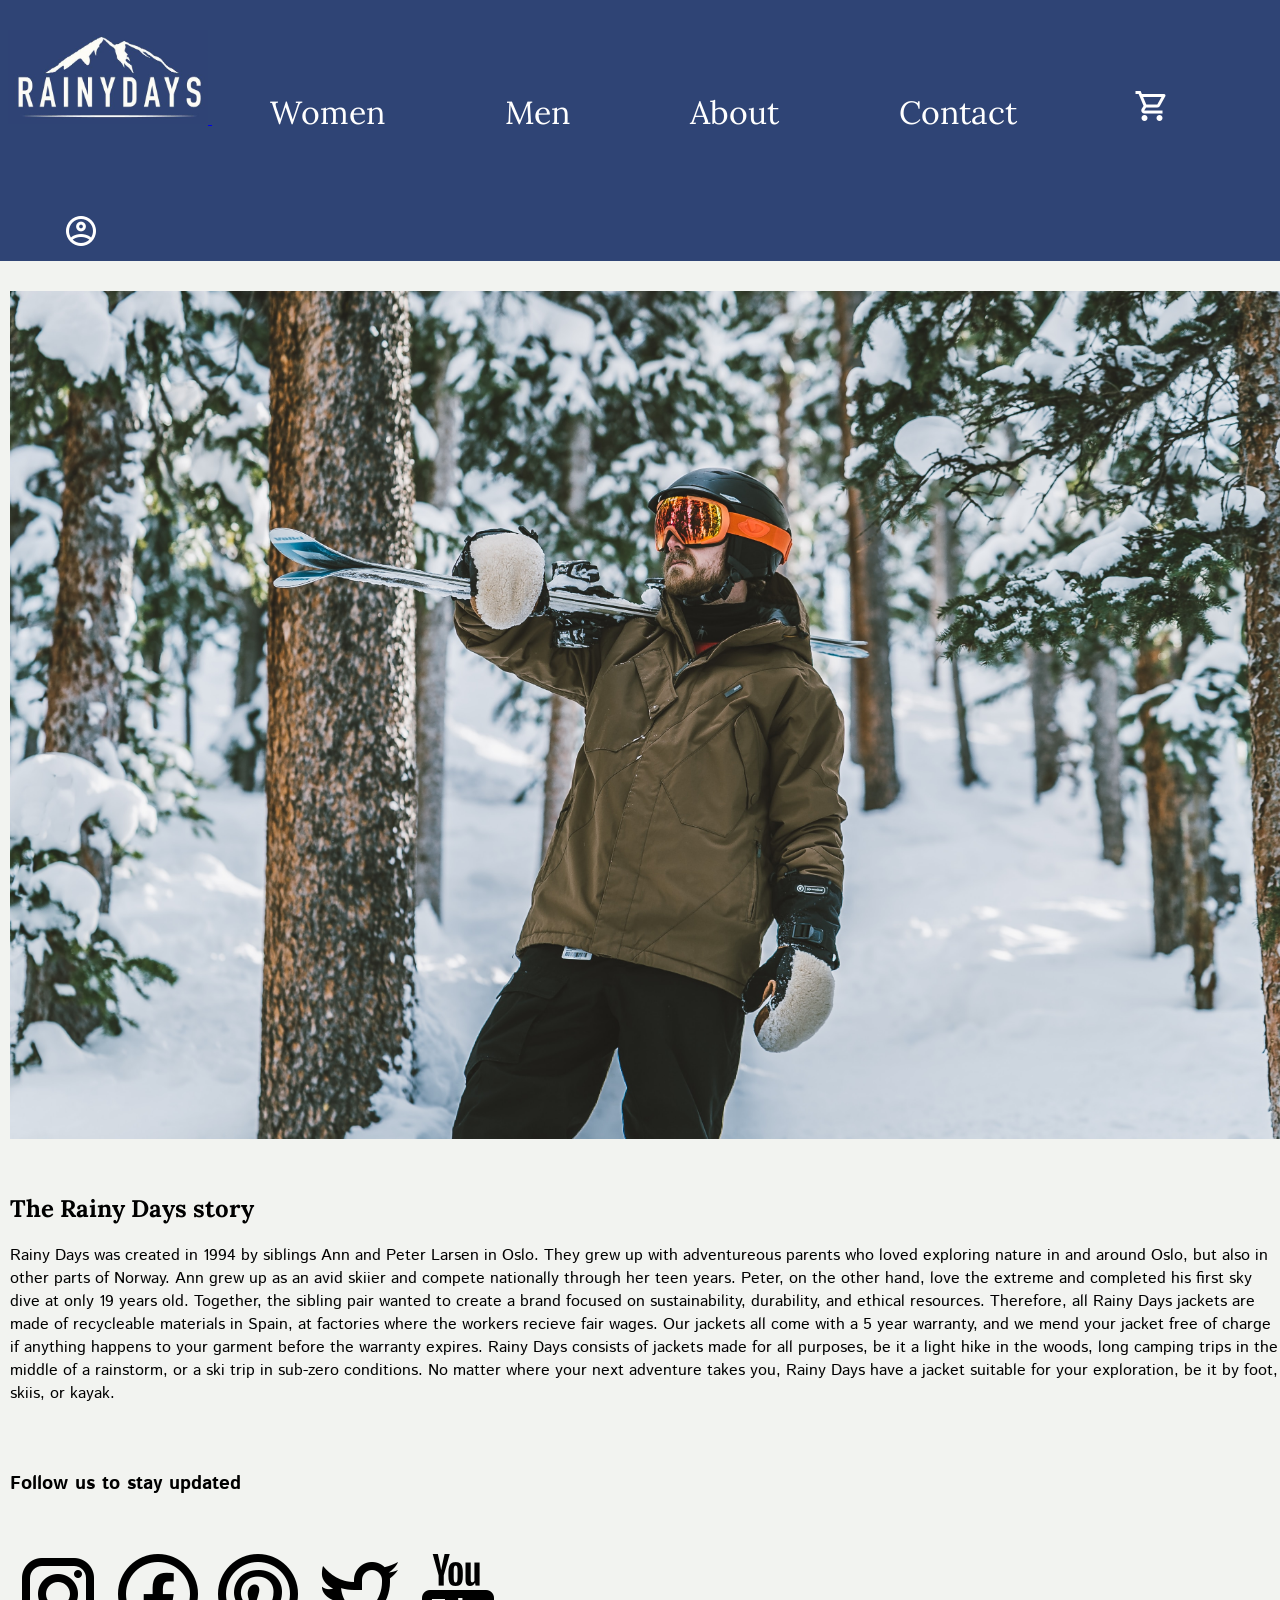
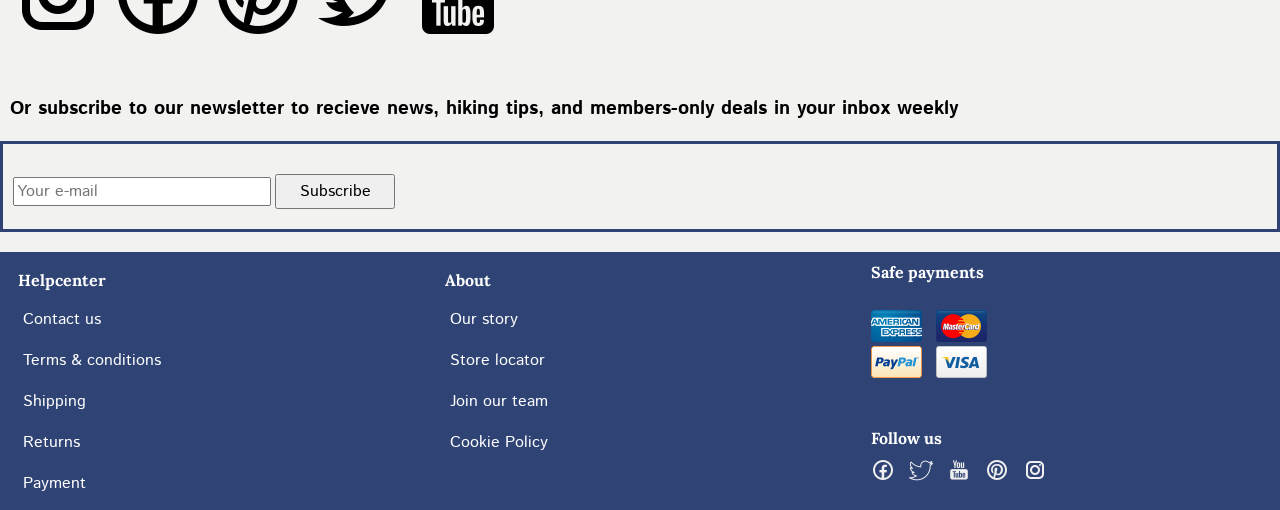
<file: about.html>
<!DOCTYPE html>
<html lang="en">
<head>
    <meta charset="UTF-8">
    <meta http-equiv="X-UA-Compatible" content="IE=edge">
    <meta name="viewport" content="width=device-width, initial-scale=1.0">
    <title>About | RainyDays</title>
    <meta name="description" content="Find out how Rainy Days came to be on our about page"/>
    <style>
        @import url('https://fonts.googleapis.com/css2?family=Lora&display=swap');
      </style>
      <style>
        @import url('https://fonts.googleapis.com/css2?family=Istok+Web&display=swap');
      </style>
    <link href="css/styles.css" rel="stylesheet">
</head>
<body>
    <header>
        <input type="checkbox" id="nav-box">
        <label for="nav-box"><img src="[data-uri]" class="hamburger-nav"></label>
        <nav>
            <ul class="menu">
                <a href=index.html><img src="images/logo_blue_background.JPG" alt="Rainy Days logo" class="logo"width="200"/> </a>
                <li><a class="hnavtxt" href=listjackets.html>Women</a></li>
                <li><a class="hnavtxt" href=listjackets.html>Men</a></li>
                <li><a class="hnavtxt" href=about.html>About</a></li>
                <li><a class="hnavtxt" href=contact.html>Contact</a></li>
                <a href="cart.html"><img src="[data-uri]" alt="Cart icon" class="iconsnav"/></a>
                <img src="[data-uri]" alt="User icon" class="iconsnav"/>
            </ul>
        </nav>
    </header>
    <main>
        <section class="about-grids">
            <div>
        <img src="images/karsten-winegeart-cZVE4GpzQLM-unsplash.jpg" alt="Man holding skiis"class="aboutimg">
    </div>
    <div>
            <h1>The Rainy Days story</h1>
            <p>Rainy Days was created in 1994 by siblings Ann and Peter Larsen in Oslo. 
                They grew up with adventureous parents who loved exploring nature in and around Oslo, 
                but also in other parts of Norway. Ann grew up as an avid skiier and compete nationally 
                through her teen years. Peter, on the other hand, love the extreme and completed his first 
                sky dive at only 19 years old. Together, the sibling pair wanted to create a brand focused
                 on sustainability, durability, and ethical resources. Therefore, all Rainy Days jackets are
                made of recycleable materials in Spain, at factories where the workers recieve fair wages. 
                 Our jackets all come with a 5 year warranty, and we mend your jacket free of charge if anything 
                happens to your garment before the warranty expires. Rainy Days consists of jackets made for all purposes, 
                be it a light hike in the woods, long camping trips in the middle of a rainstorm, or a ski trip in sub-zero conditions.
                No matter where your next adventure takes you, Rainy Days have a jacket suitable for your exploration, be it by foot, skiis, or kayak. </p>
     </div>
        <div>
            <h3>Follow us to stay updated</h3>
        </div>
        <div>
            <img src="[data-uri]">
            <img src="[data-uri]">
            <img src="[data-uri]">
            <img src="[data-uri]">
            <img src="[data-uri]">
        </div>
        <div>
            <h3>Or subscribe to our newsletter to recieve news, hiking tips, 
                and members-only deals in your inbox weekly</h3>
            </div>
        <div class="subscribe">
                <input type="text" class="emailfield" placeholder="Your e-mail">
                <button class="subscribefield">Subscribe</button> 
            </form>
        </div>
        </section>
    </main>
    <footer>
        <div>
            <br> <a  href=contact.html class="footertxt">Helpcenter</a><br><br>
            <a href=contact.html class="footerlink" >Contact us</a><br><br>
            <a  href=contact.html class="footerlink">Terms & conditions</a><br><br>
            <a  href=contact.html class="footerlink">Shipping</a><br><br>
            <a  href=contact.html class="footerlink">Returns</a><br><br>
            <a  href=contact.html class="footerlink">Payment</a><br>
        </div>
        <div>
            <br><a  href=about.html class="footertxt">About</a><br><br>
            <a href=about.html class="footerlink" >Our story</a><br><br>
            <a  href=about.html class="footerlink">Store locator</a><br><br>
            <a  href=about.html class="footerlink">Join our team</a><br><br>
            <a  href=about.html class="footerlink">Cookie Policy</a><br>
        </div>
        <div>
            <h6 class="footertxt">Safe payments</h6><br>
            <img src="images/american-express-curved-32px.png" alt="American Express logo"/>
            <img src="images/mastercard-curved-32px.png" alt="Mastercard logo"/><br>
            <img src="images/paypal-curved-32px.png" alt="PayPal logo"/>
            <img src="images/visa-curved-32px.png" alt="Visa logo"/><br>
            <br><br><h6 class="footertxt">Follow us</h6>
            <img src="[data-uri]">
            <img src="[data-uri]">
            <img src="[data-uri]">
            <img src="[data-uri]">
            <img src="[data-uri]">
        </div>
</footer>
</body>
</html>
</file>
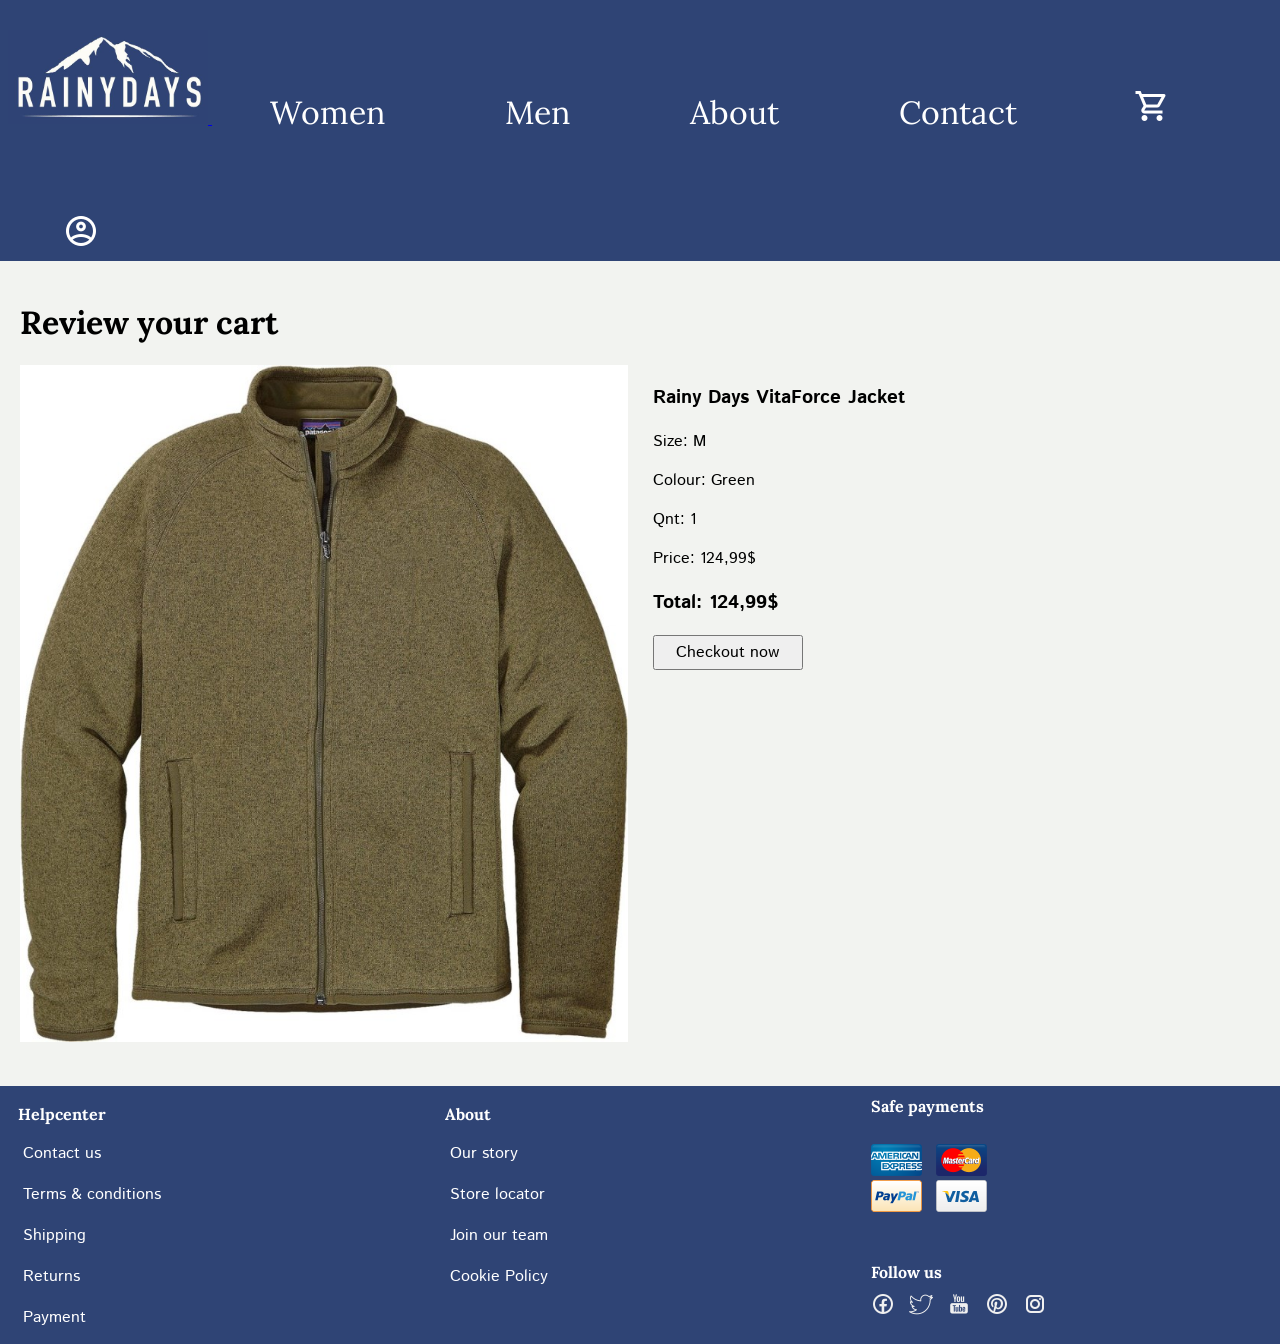
<file: cart.html>
<!DOCTYPE html>
<html lang="en">
 <head>
    <meta charset="UTF-8">
    <meta http-equiv="X-UA-Compatible" content="IE=edge">
    <meta name="viewport" content="width=device-width, initial-scale=1.0">
    <title>Cart | Rainy Days</title>
    <meta name="description" content="Review your cart before checking out"/>
     <style>
        @import url('https://fonts.googleapis.com/css2?family=Lora&display=swap');
      </style>
      <style>
        @import url('https://fonts.googleapis.com/css2?family=Istok+Web&display=swap');
      </style>
    <link href="css/styles.css" rel="stylesheet">
    </head>
<body>
    <header>
        <input type="checkbox" id="nav-box">
        <label for="nav-box"><img src="[data-uri]" class="hamburger-nav"></label>
        <nav>
            <ul class="menu">
                <a href=index.html><img src="images/logo_blue_background.JPG" alt="Rainy Days logo" class="logo"width="200"/> </a>
                <li><a class="hnavtxt" href=listjackets.html>Women</a></li>
                <li><a class="hnavtxt" href=listjackets.html>Men</a></li>
                <li><a class="hnavtxt" href=about.html>About</a></li>
                <li><a class="hnavtxt" href=contact.html>Contact</a></li>
                <a href="checkout.html"><img src="[data-uri]" alt="Cart icon" class="iconsnav"/></a>
                <img src="[data-uri]" alt="User icon" class="iconsnav"/>
            </ul>
        </nav>
    </header>
    <main class="jacket-main">
        <h1>Review your cart</h1>
        <div class="cart-content">
            <div class="cart-img">
                <img src="images/RainyDays_Jacket7.jpg" alt="Picture of jacket">
            </div>
            <div class="cart-text">
            <h3>Rainy Days VitaForce Jacket</h3>
            <p>Size: M</p>
            <p>Colour: Green</p>
            <p>Qnt: 1</p>
            <p>Price: 124,99$</p>
            <h3>Total: 124,99$</h3>
            <a href="checkout.html">
            <button class="button-jacket-page">Checkout now</button>
            </a>
            </div>
    </div>
    </main>
    <footer>
        <div>
            <br> <a  href=contact.html class="footertxt">Helpcenter</a><br><br>
            <a href=contact.html class="footerlink" >Contact us</a><br><br>
            <a  href=contact.html class="footerlink">Terms & conditions</a><br><br>
            <a  href=contact.html class="footerlink">Shipping</a><br><br>
            <a  href=contact.html class="footerlink">Returns</a><br><br>
            <a  href=contact.html class="footerlink">Payment</a><br>
        </div>
        <div>
            <br><a  href=about.html class="footertxt">About</a><br><br>
            <a href=about.html class="footerlink" >Our story</a><br><br>
            <a  href=about.html class="footerlink">Store locator</a><br><br>
            <a  href=about.html class="footerlink">Join our team</a><br><br>
            <a  href=about.html class="footerlink">Cookie Policy</a><br>
        </div>
        <div>
            <h6 class="footertxt">Safe payments</h6><br>
            <img src="images/american-express-curved-32px.png" alt="American Express logo"/>
            <img src="images/mastercard-curved-32px.png" alt="Mastercard logo"/><br>
            <img src="images/paypal-curved-32px.png" alt="PayPal logo"/>
            <img src="images/visa-curved-32px.png" alt="Visa logo"/><br>
            <br><br><h6 class="footertxt">Follow us</h6>
            <img src="[data-uri]">
            <img src="[data-uri]">
            <img src="[data-uri]">
            <img src="[data-uri]">
            <img src="[data-uri]">
        </div>
</footer>
</body>
</html>
</file>
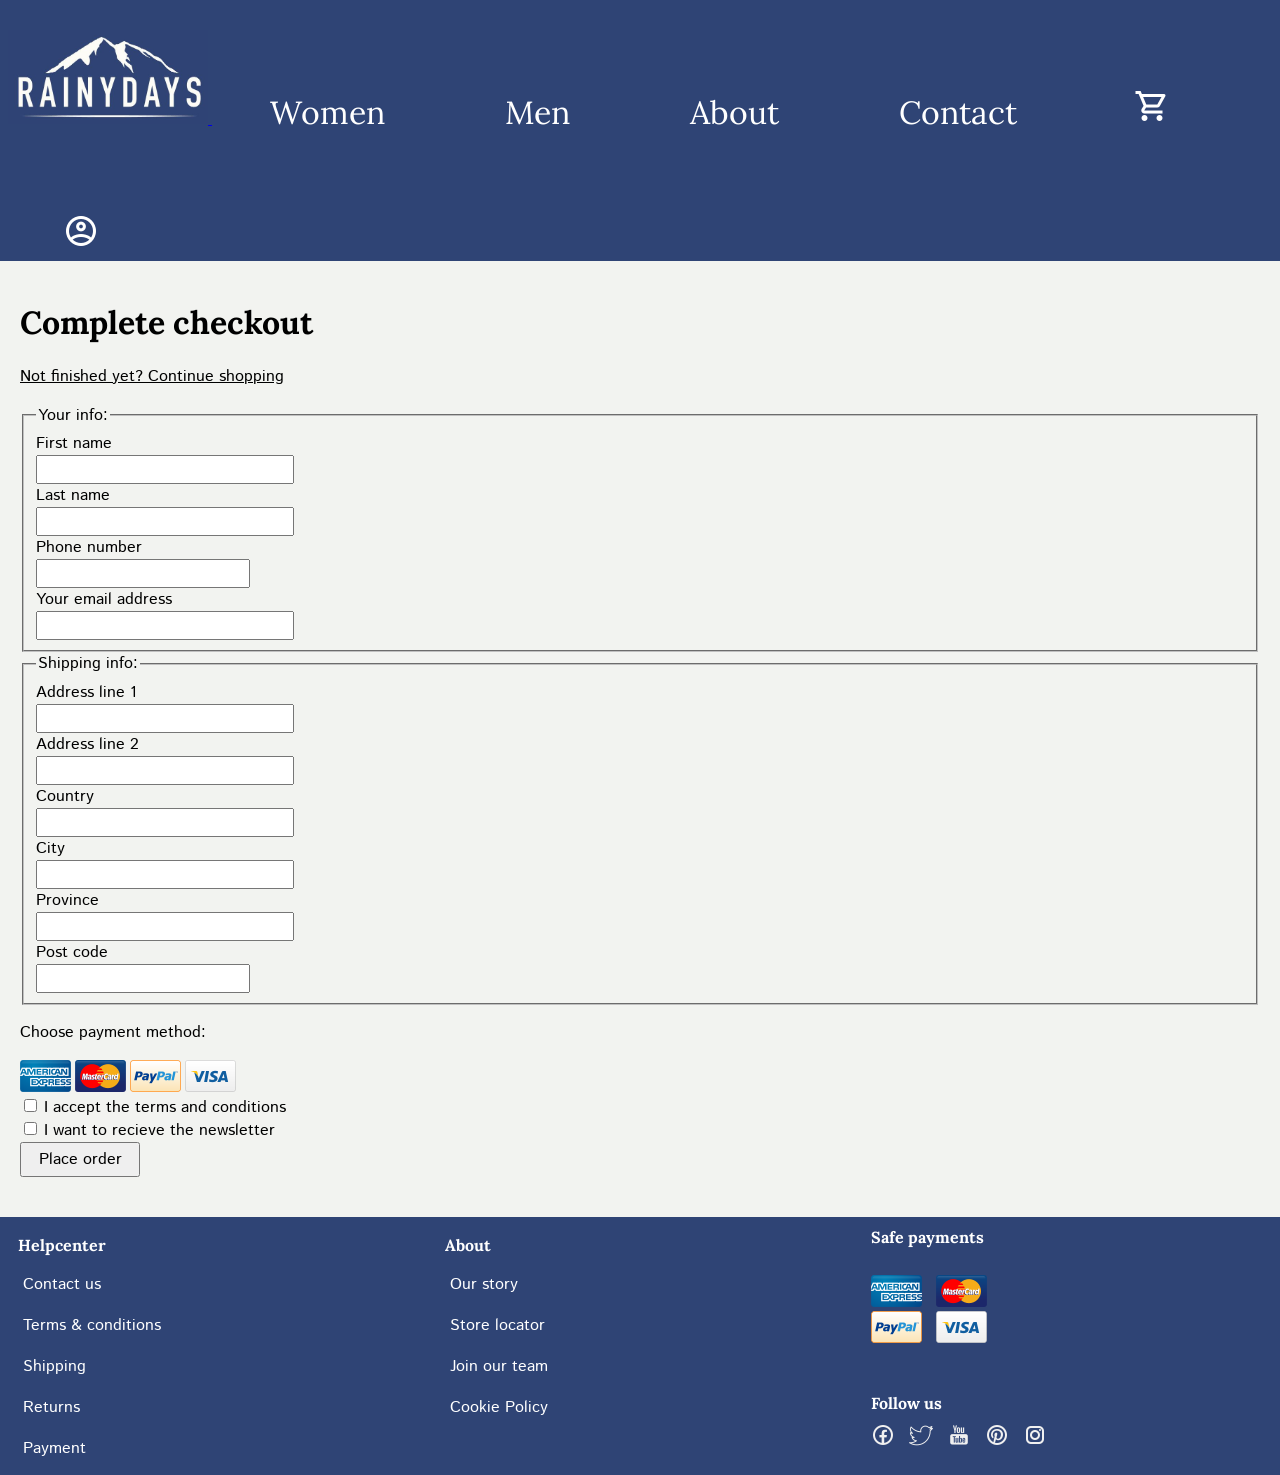
<file: checkout.html>
<!DOCTYPE html>
<html lang="en">
<head>
    <meta charset="UTF-8">
    <meta http-equiv="X-UA-Compatible" content="IE=edge">
    <meta name="viewport" content="width=device-width, initial-scale=1.0">
    <title>Checkout | Rainy Days</title>
    <meta name="description" content="Buy your chosen products from Rainy Days"/>
    <style>
        @import url('https://fonts.googleapis.com/css2?family=Lora&display=swap');
      </style>
      <style>
        @import url('https://fonts.googleapis.com/css2?family=Istok+Web&display=swap');
      </style>
      <link href="css/styles.css" rel="stylesheet">
</head>
<body>
  <header>
    <input type="checkbox" id="nav-box">
    <label for="nav-box"><img src="[data-uri]" class="hamburger-nav"></label>
    <nav>
        <ul class="menu">
            <a href=index.html><img src="images/logo_blue_background.JPG" alt="Rainy Days logo" class="logo"width="200"/> </a>
            <li><a class="hnavtxt" href=listjackets.html>Women</a></li>
            <li><a class="hnavtxt" href=listjackets.html>Men</a></li>
            <li><a class="hnavtxt" href=about.html>About</a></li>
            <li><a class="hnavtxt" href=contact.html>Contact</a></li>
            <a href="cart.html"><img src="[data-uri]" alt="Cart icon" class="iconsnav"/></a>
            <img src="[data-uri]" alt="User icon" class="iconsnav"/>
        </ul>
    </nav>
</header>
  <main class="jacket-main">
    <h1>Complete checkout</h1>
    <p><a class="contshp" href=listjackets.html> Not finished yet? Continue shopping</p></a>
    <fieldset class="checkoutfield">
      <legend>Your info:</legend>
      <label for="fname">First name</label>
      <input type="text" name="fname" id="fname" class="form_checkout" required>
      <label for="lname">Last name</label>
      <input type="text" name="lname" id="lname" class="form_checkout" required>
      <label for="phone">Phone number</label>
      <input type="tel" name="phone" id="phone" class="form_checkout" required>
      <label for="email">Your email address</label>
      <input type="email" name="email" id="email" class="form_checkout" required>
      </fieldset>
      <fieldset class="checkoutfield">
      <legend>Shipping info:</legend>
      <label for="addline1">Address line 1</label>
      <input type="text" name="addline1" id="addline1" class="form_checkout" required>
      <label for="addline2">Address line 2</label>
      <input type="text" name="addline2" id="addline2" class="form_checkout" required>
      <label for="country">Country</label>
      <input type="text" name="country" id="country" class="form_checkout" required>
      <label for="city">City</label>
      <input type="text" name="city" id="city" class="form_checkout" required>
      <label for="province">Province</label>
      <input type="text" name="province" id="province" class="form_checkout" required>
      <label for="postcode">Post code</label>
      <input type="number" name="postcode" id="postcode" class="form_checkout" required>
      </fieldset> 
     <p>Choose payment method:</p>
     <img src="../images/american-express-curved-32px.png" alt="American Express logo"/>
            <img src="../images/mastercard-curved-32px.png" alt="Mastercard logo"/>
            <img src="../images/paypal-curved-32px.png" alt="PayPal logo"/>
            <img src="../images/visa-curved-32px.png" alt="Visa logo"/>
            <br>
      <input type="checkbox" id="terms" name="terms" value="terms">
      <label for="terms">I accept the terms and conditions</label> <br>
      <input type="checkbox" id="newsletter" name="newsletter" value="newsletter">
      <label for="newsletter">I want to recieve the newsletter</label> <br>
      <a href="checkoutcomp.html"> <input type="submit" value="Place order" class="cta-button"></a>
  </main>
  <footer>
    <div>
        <br> <a  href=contact.html class="footertxt">Helpcenter</a><br><br>
        <a href=contact.html class="footerlink" >Contact us</a><br><br>
        <a  href=contact.html class="footerlink">Terms & conditions</a><br><br>
        <a  href=contact.html class="footerlink">Shipping</a><br><br>
        <a  href=contact.html class="footerlink">Returns</a><br><br>
        <a  href=contact.html class="footerlink">Payment</a><br>
    </div>
    <div>
        <br><a  href=about.html class="footertxt">About</a><br><br>
        <a href=about.html class="footerlink" >Our story</a><br><br>
        <a  href=about.html class="footerlink">Store locator</a><br><br>
        <a  href=about.html class="footerlink">Join our team</a><br><br>
        <a  href=about.html class="footerlink">Cookie Policy</a><br>
    </div>
    <div>
        <h6 class="footertxt">Safe payments</h6><br>
        <img src="images/american-express-curved-32px.png" alt="American Express logo"/>
        <img src="images/mastercard-curved-32px.png" alt="Mastercard logo"/><br>
        <img src="images/paypal-curved-32px.png" alt="PayPal logo"/>
        <img src="images/visa-curved-32px.png" alt="Visa logo"/><br>
        <br><br><h6 class="footertxt">Follow us</h6>
        <img src="[data-uri]">
        <img src="[data-uri]">
        <img src="[data-uri]">
        <img src="[data-uri]">
        <img src="[data-uri]">
    </div>
</footer>
</body>
</html>
</file>
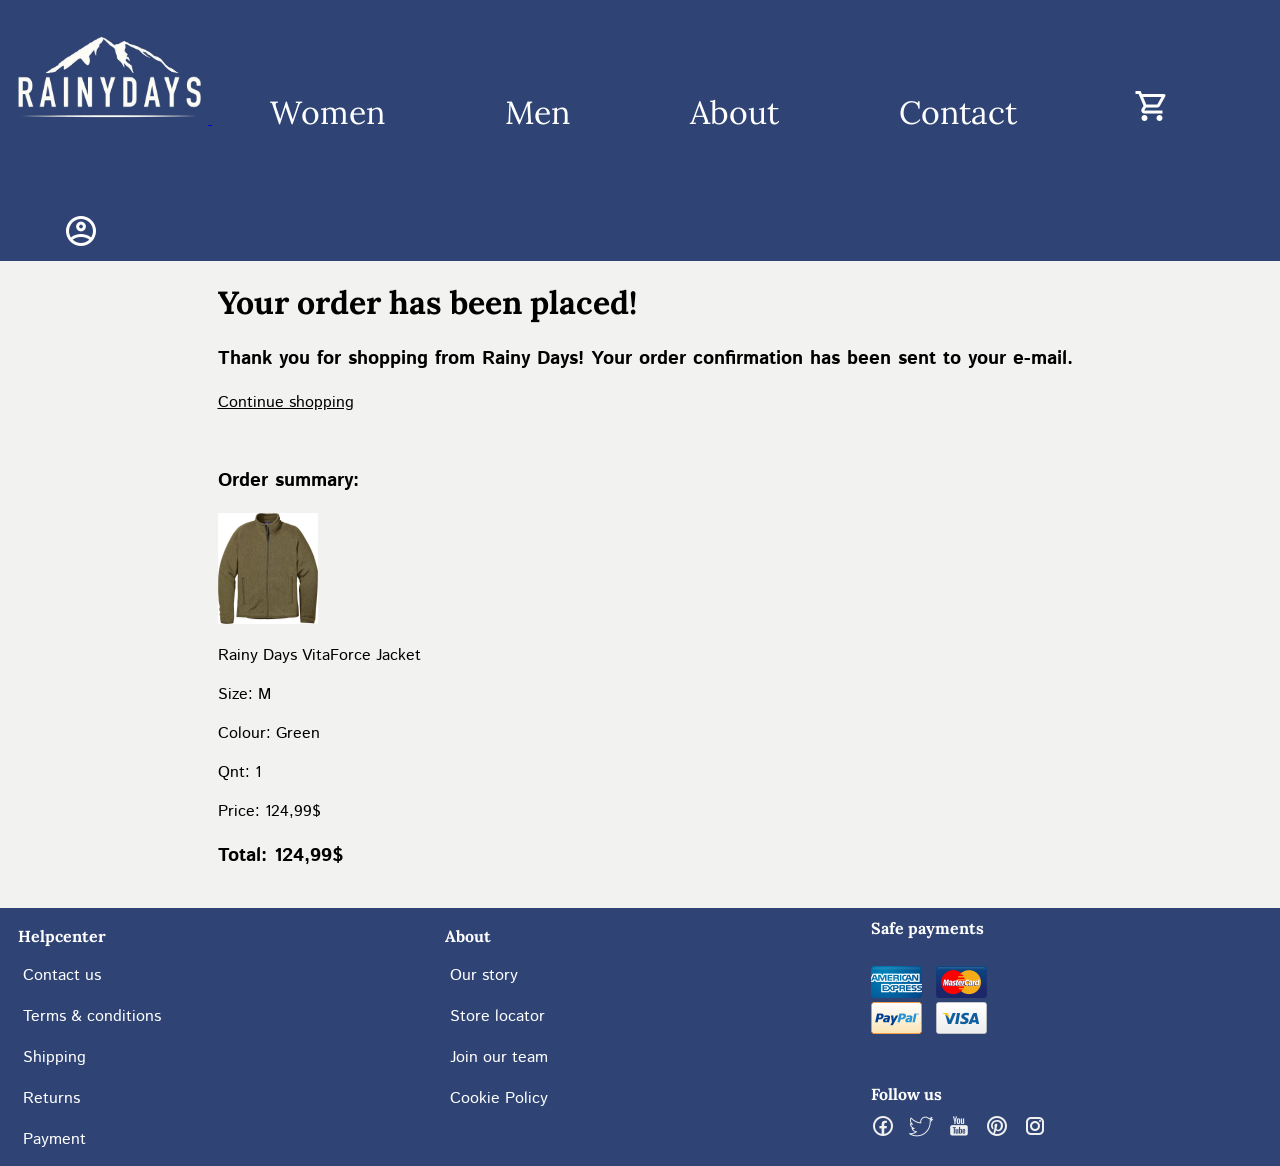
<file: checkoutcomp.html>
<!DOCTYPE html>
<html lang="en">
<head>
    <meta charset="UTF-8">
    <meta http-equiv="X-UA-Compatible" content="IE=edge">
    <meta name="viewport" content="width=device-width, initial-scale=1.0">
    <title>Checkout complete | Rainy Days</title>
    <meta name="description" content="Your order has been placed!"/>
    <style>
        @import url('https://fonts.googleapis.com/css2?family=Lora&display=swap');
      </style>
      <style>
        @import url('https://fonts.googleapis.com/css2?family=Istok+Web&display=swap');
      </style>
      <link href="css/styles.css" rel="stylesheet">
</head>
<body>
  <header>
    <input type="checkbox" id="nav-box">
    <label for="nav-box"><img src="[data-uri]" class="hamburger-nav"></label>
    <nav>
        <ul class="menu">
            <a href=index.html><img src="images/logo_blue_background.JPG" alt="Rainy Days logo" class="logo"width="200"/> </a>
            <li><a class="hnavtxt" href=listjackets.html>Women</a></li>
            <li><a class="hnavtxt" href=listjackets.html>Men</a></li>
            <li><a class="hnavtxt" href=about.html>About</a></li>
            <li><a class="hnavtxt" href=contact.html>Contact</a></li>
            <a href="cart.html"><img src="[data-uri]" alt="Cart icon" class="iconsnav"/></a>
            <img src="[data-uri]" alt="User icon" class="iconsnav"/>
        </ul>
    </nav>
</header>
<main class="checkout-main">
    <div>
      <h1>Your order has been placed!</h1>
      <h3>Thank you for shopping from Rainy Days! Your order confirmation has been sent to your e-mail. </h3>
      <a href="listjackets.html" class="contshp"><p>Continue shopping</p></a>
    </div>
    <br>
    <div class="placed-order">
      <h3>Order summary:</h3>
      <img src="images/RainyDays_Jacket7.jpg" alt="Picture of jacket">
            <p>Rainy Days VitaForce Jacket</p>
            <p>Size: M</p>
            <p>Colour: Green</p>
            <p>Qnt: 1</p>
            <p>Price: 124,99$</p>
            <h3>Total: 124,99$</h3>
    </div>
</main>
<footer>
  <div>
      <br> <a  href=contact.html class="footertxt">Helpcenter</a><br><br>
      <a href=contact.html class="footerlink" >Contact us</a><br><br>
      <a  href=contact.html class="footerlink">Terms & conditions</a><br><br>
      <a  href=contact.html class="footerlink">Shipping</a><br><br>
      <a  href=contact.html class="footerlink">Returns</a><br><br>
      <a  href=contact.html class="footerlink">Payment</a><br>
  </div>
  <div>
      <br><a  href=about.html class="footertxt">About</a><br><br>
      <a href=about.html class="footerlink" >Our story</a><br><br>
      <a  href=about.html class="footerlink">Store locator</a><br><br>
      <a  href=about.html class="footerlink">Join our team</a><br><br>
      <a  href=about.html class="footerlink">Cookie Policy</a><br>
  </div>
  <div>
      <h6 class="footertxt">Safe payments</h6><br>
      <img src="images/american-express-curved-32px.png" alt="American Express logo"/>
      <img src="images/mastercard-curved-32px.png" alt="Mastercard logo"/><br>
      <img src="images/paypal-curved-32px.png" alt="PayPal logo"/>
      <img src="images/visa-curved-32px.png" alt="Visa logo"/><br>
      <br><br><h6 class="footertxt">Follow us</h6>
      <img src="[data-uri]">
      <img src="[data-uri]">
      <img src="[data-uri]">
      <img src="[data-uri]">
      <img src="[data-uri]">
  </div>
</footer>
  </body>
  </html>
</file>
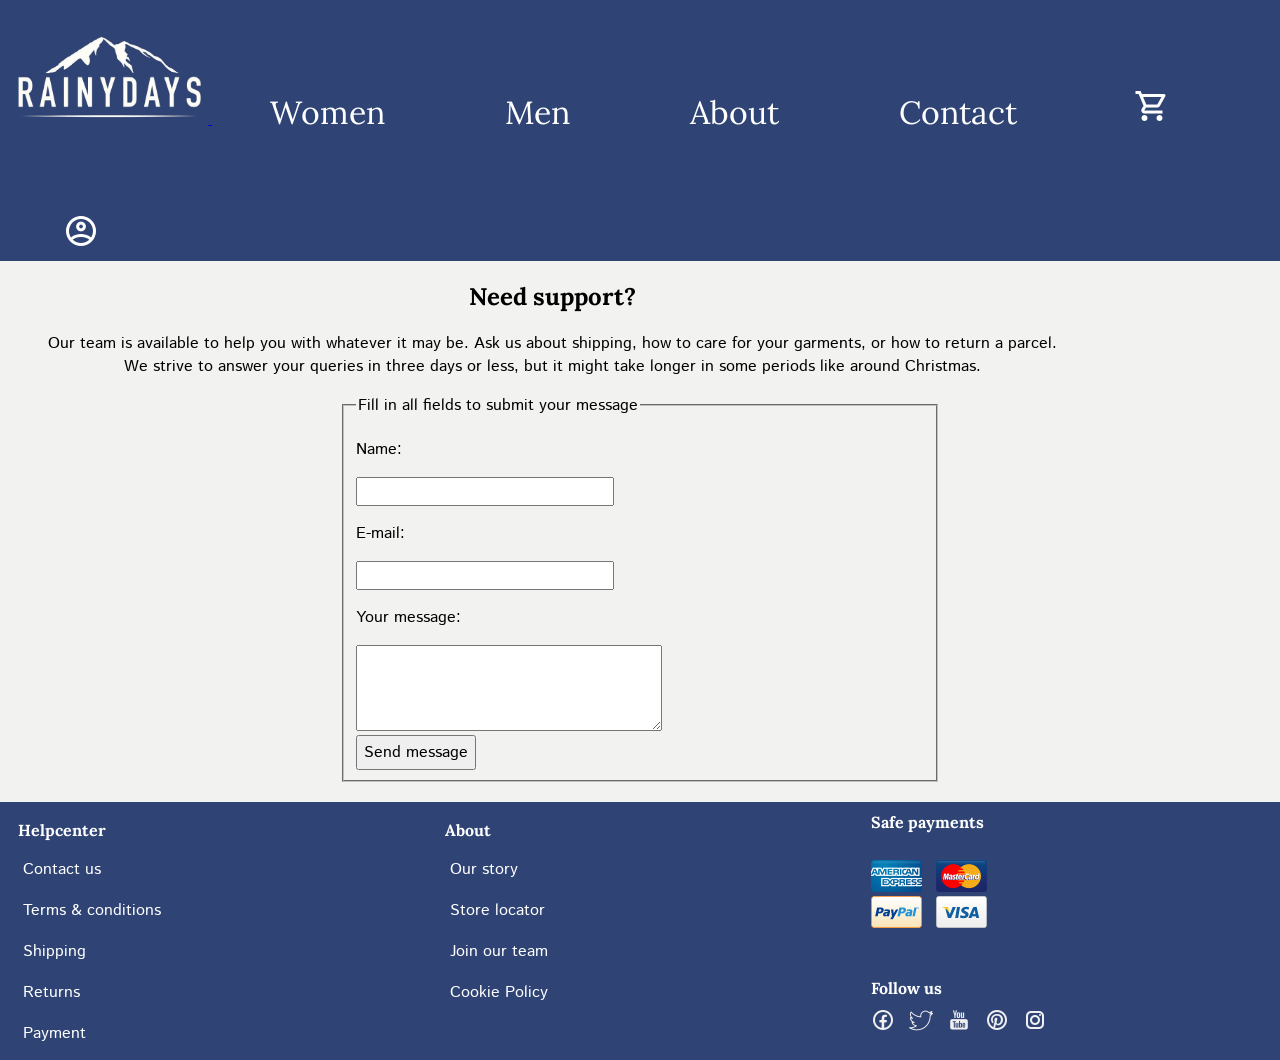
<file: contact.html>
<!DOCTYPE html>
<html lang="en">
<head>
    <meta charset="UTF-8">
    <meta http-equiv="X-UA-Compatible" content="IE=edge">
    <meta name="viewport" content="width=device-width, initial-scale=1.0">
    <title>Contact | RainyDays</title>
    <meta name="description" content="Contact us for any enquiries"/>
    <style>
        @import url('https://fonts.googleapis.com/css2?family=Lora&display=swap');
      </style>
      <style>
        @import url('https://fonts.googleapis.com/css2?family=Istok+Web&display=swap');
      </style>
    <link href="css/styles.css" rel="stylesheet">
    <script type="module" src="js/index.js" defer></script>
</head>
<body>
    <header>
        <input type="checkbox" id="nav-box">
        <label for="nav-box"><img src="[data-uri]" class="hamburger-nav"></label>
        <nav>
            <ul class="menu">
                <a href=index.html><img src="images/logo_blue_background.JPG" alt="Rainy Days logo" class="logo"width="200"/> </a>
                <li><a class="hnavtxt" href=listjackets.html>Women</a></li>
                <li><a class="hnavtxt" href=listjackets.html>Men</a></li>
                <li><a class="hnavtxt" href=about.html>About</a></li>
                <li><a class="hnavtxt" href=contact.html>Contact</a></li>
                <a href="cart.html"><img src="[data-uri]" alt="Cart icon" class="iconsnav"/></a>
                <img src="[data-uri]" alt="User icon" class="iconsnav"/>
            </ul>
        </nav>
    </header>
    <main>
        <section class="headerstxt">
    <h1>Need support?</h1>
    <p>Our team is available to help you with whatever it may be. Ask us about shipping, 
     how to care for your garments, or how to return a parcel. 
     We strive to answer your queries in three days or less, but it might take longer in some periods like around Christmas. </p>
        </section>
        <div class="supportform">
            <form action="contact.html" method="GET">
                <fieldset>
                    <legend class="legendtxt">Fill in all fields to submit your message</legend>
                    <p><label for="name">Name:</label></p>
                    <input type="text" name="name" id="name" class="contactform" required>
                    <p><label for="email">E-mail:</label></p>
                    <input type="email" name="email" id="email" class="contactform" required>
                    <p><label for="message">Your message:</label></p>
                    <textarea id="message" name="message" class="txtmessage" required></textarea><br>
                    <button class="cta-button">Send message</button>
                </fieldset>
         </form>
</div>
    </main>
    <footer>
        <div>
            <br> <a  href=contact.html class="footertxt">Helpcenter</a><br><br>
            <a href=contact.html class="footerlink" >Contact us</a><br><br>
            <a  href=contact.html class="footerlink">Terms & conditions</a><br><br>
            <a  href=contact.html class="footerlink">Shipping</a><br><br>
            <a  href=contact.html class="footerlink">Returns</a><br><br>
            <a  href=contact.html class="footerlink">Payment</a><br>
        </div>
        <div>
            <br><a  href=about.html class="footertxt">About</a><br><br>
            <a href=about.html class="footerlink" >Our story</a><br><br>
            <a  href=about.html class="footerlink">Store locator</a><br><br>
            <a  href=about.html class="footerlink">Join our team</a><br><br>
            <a  href=about.html class="footerlink">Cookie Policy</a><br>
        </div>
        <div>
            <h6 class="footertxt">Safe payments</h6><br>
            <img src="images/american-express-curved-32px.png" alt="American Express logo"/>
            <img src="images/mastercard-curved-32px.png" alt="Mastercard logo"/><br>
            <img src="images/paypal-curved-32px.png" alt="PayPal logo"/>
            <img src="images/visa-curved-32px.png" alt="Visa logo"/><br>
            <br><br><h6 class="footertxt">Follow us</h6>
            <img src="[data-uri]">
            <img src="[data-uri]">
            <img src="[data-uri]">
            <img src="[data-uri]">
            <img src="[data-uri]">
        </div>
</footer>
</body>
</html>
</file>
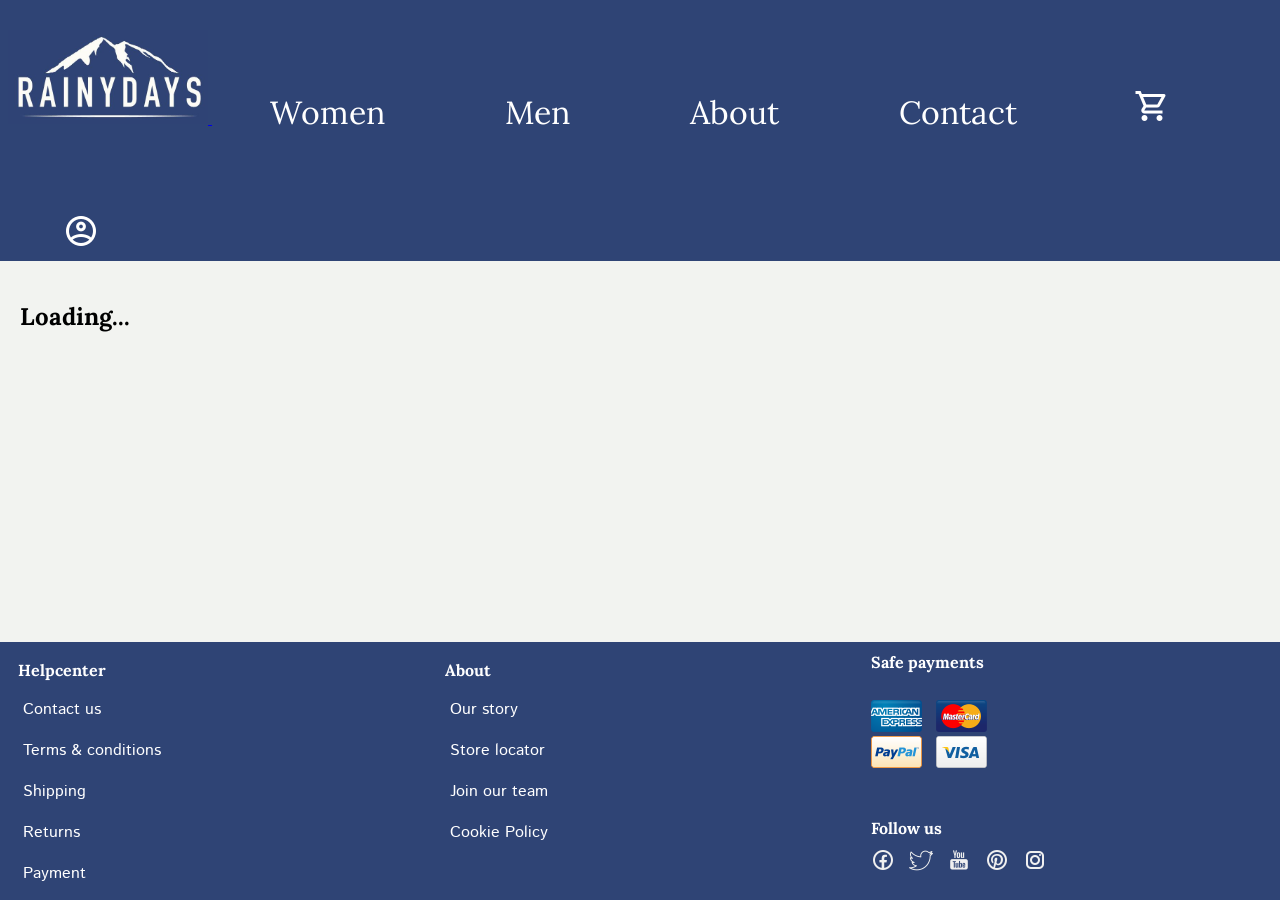
<file: jacket.html>
<!DOCTYPE html>
<html lang="en">
<head>
    <meta charset="UTF-8">
    <meta http-equiv="X-UA-Compatible" content="IE=edge">
    <meta name="viewport" content="width=device-width, initial-scale=1.0">
    <title> Ribbed fleece jacket | RainyDays</title>
    <meta name="description" content="Ribbed fleece jacket"/>
    <style>
        @import url('https://fonts.googleapis.com/css2?family=Lora&display=swap');
      </style>
      <style>
        @import url('https://fonts.googleapis.com/css2?family=Istok+Web&display=swap');
      </style>
      <script type="module" src="js/pages/jacket.js" defer></script>
      <link href="css/styles.css" rel="stylesheet">
</head>
<body>
    <header>
        <input type="checkbox" id="nav-box">
        <label for="nav-box"><img src="[data-uri]" class="hamburger-nav"></label>
        <nav>
            <ul class="menu">
                <a href=index.html><img src="images/logo_blue_background.JPG" alt="Rainy Days logo" class="logo"width="200"/> </a>
                <li><a class="hnavtxt" href=listjackets.html>Women</a></li>
                <li><a class="hnavtxt" href=listjackets.html>Men</a></li>
                <li><a class="hnavtxt" href=about.html>About</a></li>
                <li><a class="hnavtxt" href=contact.html>Contact</a></li>
                <a href="cart.html"><img src="[data-uri]" alt="Cart icon" class="iconsnav"/></a>
                <img src="[data-uri]" alt="User icon" class="iconsnav"/>
            </ul>
        </nav>
    </header>
    <main class="jacket-main">
        <div id="single-jacket-content">
           <h2>Loading...</h2>
        </div>
    </main>
    <footer>
        <div>
            <br> <a  href=contact.html class="footertxt">Helpcenter</a><br><br>
            <a href=contact.html class="footerlink" >Contact us</a><br><br>
            <a  href=contact.html class="footerlink">Terms & conditions</a><br><br>
            <a  href=contact.html class="footerlink">Shipping</a><br><br>
            <a  href=contact.html class="footerlink">Returns</a><br><br>
            <a  href=contact.html class="footerlink">Payment</a><br>
        </div>
        <div>
            <br><a  href=about.html class="footertxt">About</a><br><br>
            <a href=about.html class="footerlink" >Our story</a><br><br>
            <a  href=about.html class="footerlink">Store locator</a><br><br>
            <a  href=about.html class="footerlink">Join our team</a><br><br>
            <a  href=about.html class="footerlink">Cookie Policy</a><br>
        </div>
        <div>
            <h6 class="footertxt">Safe payments</h6><br>
            <img src="images/american-express-curved-32px.png" alt="American Express logo"/>
            <img src="images/mastercard-curved-32px.png" alt="Mastercard logo"/><br>
            <img src="images/paypal-curved-32px.png" alt="PayPal logo"/>
            <img src="images/visa-curved-32px.png" alt="Visa logo"/><br>
            <br><br><h6 class="footertxt">Follow us</h6>
            <img src="[data-uri]">
            <img src="[data-uri]">
            <img src="[data-uri]">
            <img src="[data-uri]">
            <img src="[data-uri]">
        </div>
</footer>
</body>
</html>
</file>
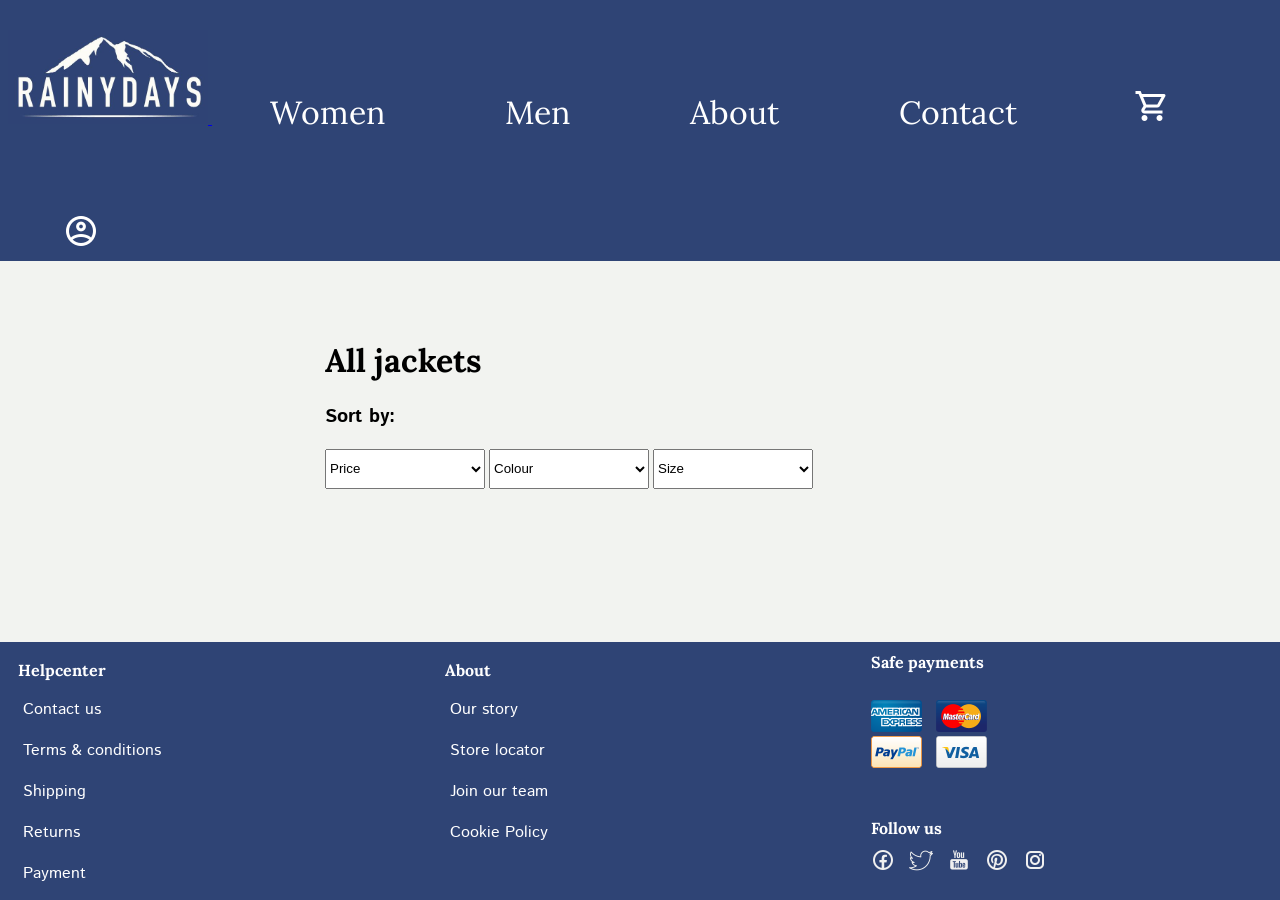
<file: listjackets.html>
<!DOCTYPE html>
<html lang="en">
<head>
    <meta charset="UTF-8">
    <meta http-equiv="X-UA-Compatible" content="IE=edge">
    <meta name="viewport" content="width=device-width, initial-scale=1.0">
    <title>All jackets | RainyDays</title>
    <meta name="description" content="Find out how Rainy Days came to be on our about page"/>
    <style>
        @import url('https://fonts.googleapis.com/css2?family=Lora&display=swap');
      </style>
      <style>
        @import url('https://fonts.googleapis.com/css2?family=Istok+Web&display=swap');
      </style>
      <script type="module" src="js/pages/listJackets.js"></script>
      <link href="css/styles.css" rel="stylesheet">
</head>
<body>
    <header>
        <input type="checkbox" id="nav-box">
        <label for="nav-box"><img src="[data-uri]" class="hamburger-nav"></label>
        <nav>
            <ul class="menu">
                <a href=index.html><img src="images/logo_blue_background.JPG" alt="Rainy Days logo" class="logo"width="200"/> </a>
                <li><a class="hnavtxt" href=listjackets.html>Women</a></li>
                <li><a class="hnavtxt" href=listjackets.html>Men</a></li>
                <li><a class="hnavtxt" href=about.html>About</a></li>
                <li><a class="hnavtxt" href=contact.html>Contact</a></li>
                <a href="cart.html"><img src="[data-uri]" alt="Cart icon" class="iconsnav"/></a>
                <img src="[data-uri]" alt="User icon" class="iconsnav"/>
            </ul>
        </nav>
    </header>
    <main>
        <h1>All jackets</h1>
        <section class="sortby">
            <h3>Sort by:</h3>
            <select name="price">
                <option value="price">Price</option>
                <option value="lowhigh">Low to high</option>
                <option value="highlow">High to low</option>
            </select>
            <select name="colour">
                <option value="colour">Colour</option>
                <option value="black">Black</option>
                <option value="white">White</option>
                <option value="red">Red</option>
                <option value="blue">Blue</option>
                <option value="green">Green</option>
                <option value="orange">Orange</option>
                <option value="pink">Pink</option>
            </select>
            <select name="size" class="size">
                <option value="size">Size</option>
                <option value="XS">XS</option>
                <option value="S">S</option>
                <option value="M">M</option>
                <option value="L">L</option>
                <option value="XL">XL</option>
            </select>
        </section><br>
        <div id="all-products">
            <h2>Loading...</h2>
        </div>
    </main>
    <footer>
        <div>
            <br> <a  href=contact.html class="footertxt">Helpcenter</a><br><br>
            <a href=contact.html class="footerlink" >Contact us</a><br><br>
            <a  href=contact.html class="footerlink">Terms & conditions</a><br><br>
            <a  href=contact.html class="footerlink">Shipping</a><br><br>
            <a  href=contact.html class="footerlink">Returns</a><br><br>
            <a  href=contact.html class="footerlink">Payment</a><br>
        </div>
        <div>
            <br><a  href=about.html class="footertxt">About</a><br><br>
            <a href=about.html class="footerlink" >Our story</a><br><br>
            <a  href=about.html class="footerlink">Store locator</a><br><br>
            <a  href=about.html class="footerlink">Join our team</a><br><br>
            <a  href=about.html class="footerlink">Cookie Policy</a><br>
        </div>
        <div>
            <h6 class="footertxt">Safe payments</h6><br>
            <img src="images/american-express-curved-32px.png" alt="American Express logo"/>
            <img src="images/mastercard-curved-32px.png" alt="Mastercard logo"/><br>
            <img src="images/paypal-curved-32px.png" alt="PayPal logo"/>
            <img src="images/visa-curved-32px.png" alt="Visa logo"/><br>
            <br><br><h6 class="footertxt">Follow us</h6>
            <img src="[data-uri]">
            <img src="[data-uri]">
            <img src="[data-uri]">
            <img src="[data-uri]">
            <img src="[data-uri]">
        </div>
</footer>
</body>
</html>
</file>
<file: css/styles.css>
/**Global styles**/


@font-face {
    font-family:'Lora', Georgia, 'Times New Roman', Times, serif;
    src: url('https://fonts.googleapis.com/css2?family=Lora&display=swap');
}
@font-face {
    font-family: 'Istok Web', sans-serif;
    src: url('https://fonts.googleapis.com/css2?family=Istok+Web&display=swap');
}

nav, #nav-box {
    display: none;
}

#nav-box:checked ~ nav {
    display: block;
}

@media (min-width: 600px) {
    nav {
        display: inline;
    }
    .hamburger-nav{
        display: none;
    }
}

@media (max-width: 600px) {

    
    .hnavtxt{
        display: block;
    }

}

.menu{
    margin: 0;
    padding: 8px;
    height: 100%;
}

.menu li {
    display: inline;
}

li, h1, h2, .specialtxt {
    font-family: 'Lora', serif;
}

h3, h5, p, label, legend, .subscribefield {
    font-family: 'Istok Web', sans-serif;
    font-size: 16px;
}
h3, h5 {
    font-size: 19px;
}
h6 {
    font-size: 1rem;
}

/**Footer **/

footer {
    background-color: #2F4475; 
    display: grid;
    grid-template-columns: repeat(auto-fit, minmax(200px,1fr));
    margin-top: auto;
    padding-bottom: 15px;
}

footer div {
    padding-left: 8px;
}

.footerlink {
    text-decoration: none;
    color: white;
    font-family: 'Istok Web', sans-serif;
    margin: 15px;
}

.footertxt {
    text-decoration: none;
    color: white;
    font-family: 'Lora', serif;
    margin: 10px;
    font-weight: bold;
}
footer img {
    padding-left: 10px;
}

body {
    background-color: #F2F3F0;
    margin: 0px;
    min-height: 100vh;
    min-width: 100%;
    display: flex;
    flex-direction: column;
    /*display: grid;
    grid-template-rows: auto 1fr auto;*/
}

main, .aboutmain {
    max-width: 1400px;
    margin: auto;
    padding-bottom: 20px;
}

/** Index page**/

.hero-text-section {
    background-image: url(../images/wilfried-santer-5gDsYLQTpq8-unsplash\ \(1\).jpg);
    min-height: 500px;
    background-size: cover;
    display: grid;
    align-items: end;
    grid-template-columns: repeat(auto-fit, minmax(370px,1fr));
    text-decoration: none;
}

.hero-h1 {
    font-family: 'Lora', serif;
    font-size: 40px;
    background-color: #2F4475;
    color: #f8f7f6;
    display: inline-block;
    align-items: end;
    padding: 0px 5px 10px 5px;
    width: 330px;
    text-align: center;
  }

  .hero-p {
    font-family: 'Istok Web';
    background-color: #2F4475;
    color: rgb(255, 254, 254);
    padding: 12px;
    text-align: center;
    max-width: 400px;
}

  .hero-button {
    background-color: #f8f7f6;
    border-radius: .2rem;
    display: inline-block;
    padding: .5rem;
    border: #2F4475; 
    max-height: 30px;
    text-decoration: none;
    color:#2F4475; 
    text-align: center;
  } 



.jacket-cards {
    display: flex;
    border: solid;
    border-color: #2F4475;
}

.jacket-cards button {
    max-height: 50px;
}

@media (min-width:600px) {
    .jacket-cards {
        grid-template-rows: repeat (1,fr);
        justify-content: space-between;
    }
}

@media (max-width:600px) {
    .jacket-cards {
        flex-direction: column;
        text-align: center;
    }
    .jacket-cards div img {
        min-width: 100%;
        max-height: 450px;
    }
}

.jacket-cards div {
    display: inline;
}

.inspiration div {
    display: inline-block;
    padding-inline: 20px;
    padding: 10px;
}

.inspiration div img {
    border-spacing: 10px;
}

/**About page **/

.aboutimg {
    max-width: 100%
}

.about-grids div{
    padding-top: 30px;
    padding-left: 10px;
}

.subscribefield {
    text-align: center;
}

.subscribe {
    border: solid;
    border-color: #2F4475;
    padding: 20px;
}

.emailfield {
    font-family: 'Istok Web', sans-serif;
    font-size: 16px;
    width: 80px;
}

.headerstxt, .aboutsubscribe { 
    text-align: center;
    padding-left: 40px;
    padding-right: 20px;
    width: 80%;
}

.navtxt {
    color: black;
    text-decoration: none;
}


header {
    background-color: #2F4475;
}

.hnavtxt {
    color: white;
    text-decoration: none;
    font-size: 2rem;
    padding: 10px;
    margin: 1.5em;
}

.form_contact, .form_checkout {
    display: block;
    font-family: 'Istok Web', sans-serif;
    font-size: 16px;
}


.contshp {
    color: black;
    text-decoration: underline;
    size: 16px;
}


ul {
    padding: 0px;
}


.iconsnav {
    margin-left: 2.5em;
    margin-right: 1.5em;
    margin-top: 5em;
    padding-left: 15px;
}

.instapic, .inspiration h3{
    text-align: center;
    padding-top: 50px;
}

.inspiration {
    display: inline;
}

.supportform {
    max-width: 600px;
    align-items: center;
    margin: 0 auto;
}

/*Homepage*/
/*Buttons*/
.cta-button, .subscribefield, .select-size-jacket-page, .button-jacket-page  {
    width: 120px;
    height: 35px;
    font-family: 'Istok Web', sans-serif;
    font-size: 16px;
   
}



/*All jackets page*/

@media (min-width: 1400px) {
    #all-products {
        display: grid;
        grid-template-columns: repeat(3,minmax(0, 1fr));
        grid-gap: 10px;
        padding-left: 10px;
        padding-right: 10px;
        cursor: pointer;
    }
    .card img {
        width: 453px;
        height: 470px;
    }
    #single-jacket-content {
        padding-top: 30px;
    }
}
@media (max-width: 1400px) and (min-width: 700px)  {
    #all-products {
        display: grid;
        grid-template-columns: repeat(2,minmax(0, 300px));
        grid-gap: 10px;
        padding-left: 10px;
        padding-right: 10px;
        cursor: pointer;
    }
        .card img {
            width: 300px;
            height: 320px;
        }
}
@media (max-width: 700px) {
    #all-products {
        display: grid;
        grid-template-columns: repeat(2,minmax(0, 300px));
        grid-gap: 10px;
        padding-left: 10px;
        padding-right: 10px;
        cursor: pointer;
    }
    .card img {
        width: 180px;
        height: 195px;
    }
    h1, .sortby {
        margin-left: 5px;
    }
}


.single-jacket {
    padding-top: 20px;
}

/*.sortby {
    display: grid;
    grid-auto-flow: column;
    grid-column-gap: 10px;
    padding-top: 20px;
    max-height: auto;
    padding-bottom: 20px;
}
*/
.sortby select {
    height: 40px;
    width: 160px;
}
/**Jacket page**/

#single-jacket-content, .cart-content {
    display: grid;
    grid-template-columns: repeat(auto-fit,minmax(360px,1fr));
    gap: 25px;
    /*padding-top: 20px;
    padding-left: 10px;
    padding-right: 10px;*/
}

.jacket-main {
    max-width: 1400px;
    margin: 20px;

}
@media (max-width:1000px) {
    #single-jacket-content {
        padding-top: 20px;
    }
   
}
#single-jacket-content a {
    text-decoration: none;
    color: black;
}

#single-jacket-content img, .cart-img img {
    width: 100%;
    height: 100%;
    height: fit-content;
}

.add-to-cart-button {
    padding: 10px;
   }

.add-to-cart {
    margin-top: 20px;
   }

.button-jacket-page {
    width: 150px;
    text-decoration: none;
   }
  
/*.select-size-jacket-page {
    width: 150px;
   }
*/
/** Checkout complete **/

.placed-order img {
    max-width: 100px;
    max-height: 120px;
}

.checkout-main {
    padding-left: 10px;
}

/** Contact **/
   
.send {
    display: block;
    margin-top: 10px;
}

#message {
    width: 300px;
    height: 80px;
    font-family: 'Istok Web', sans-serif;
    font-size: 16px;
}

input[type="text"], input[type="email"] {
    font-size: 16px;
    font-family: 'Istok Web', sans-serif;
    width: 250px;
}

.send {
    background-color: #b1bedd;
    font-family: 'Istok Web', sans-serif;
    font-size: 16px;
}
</file>
